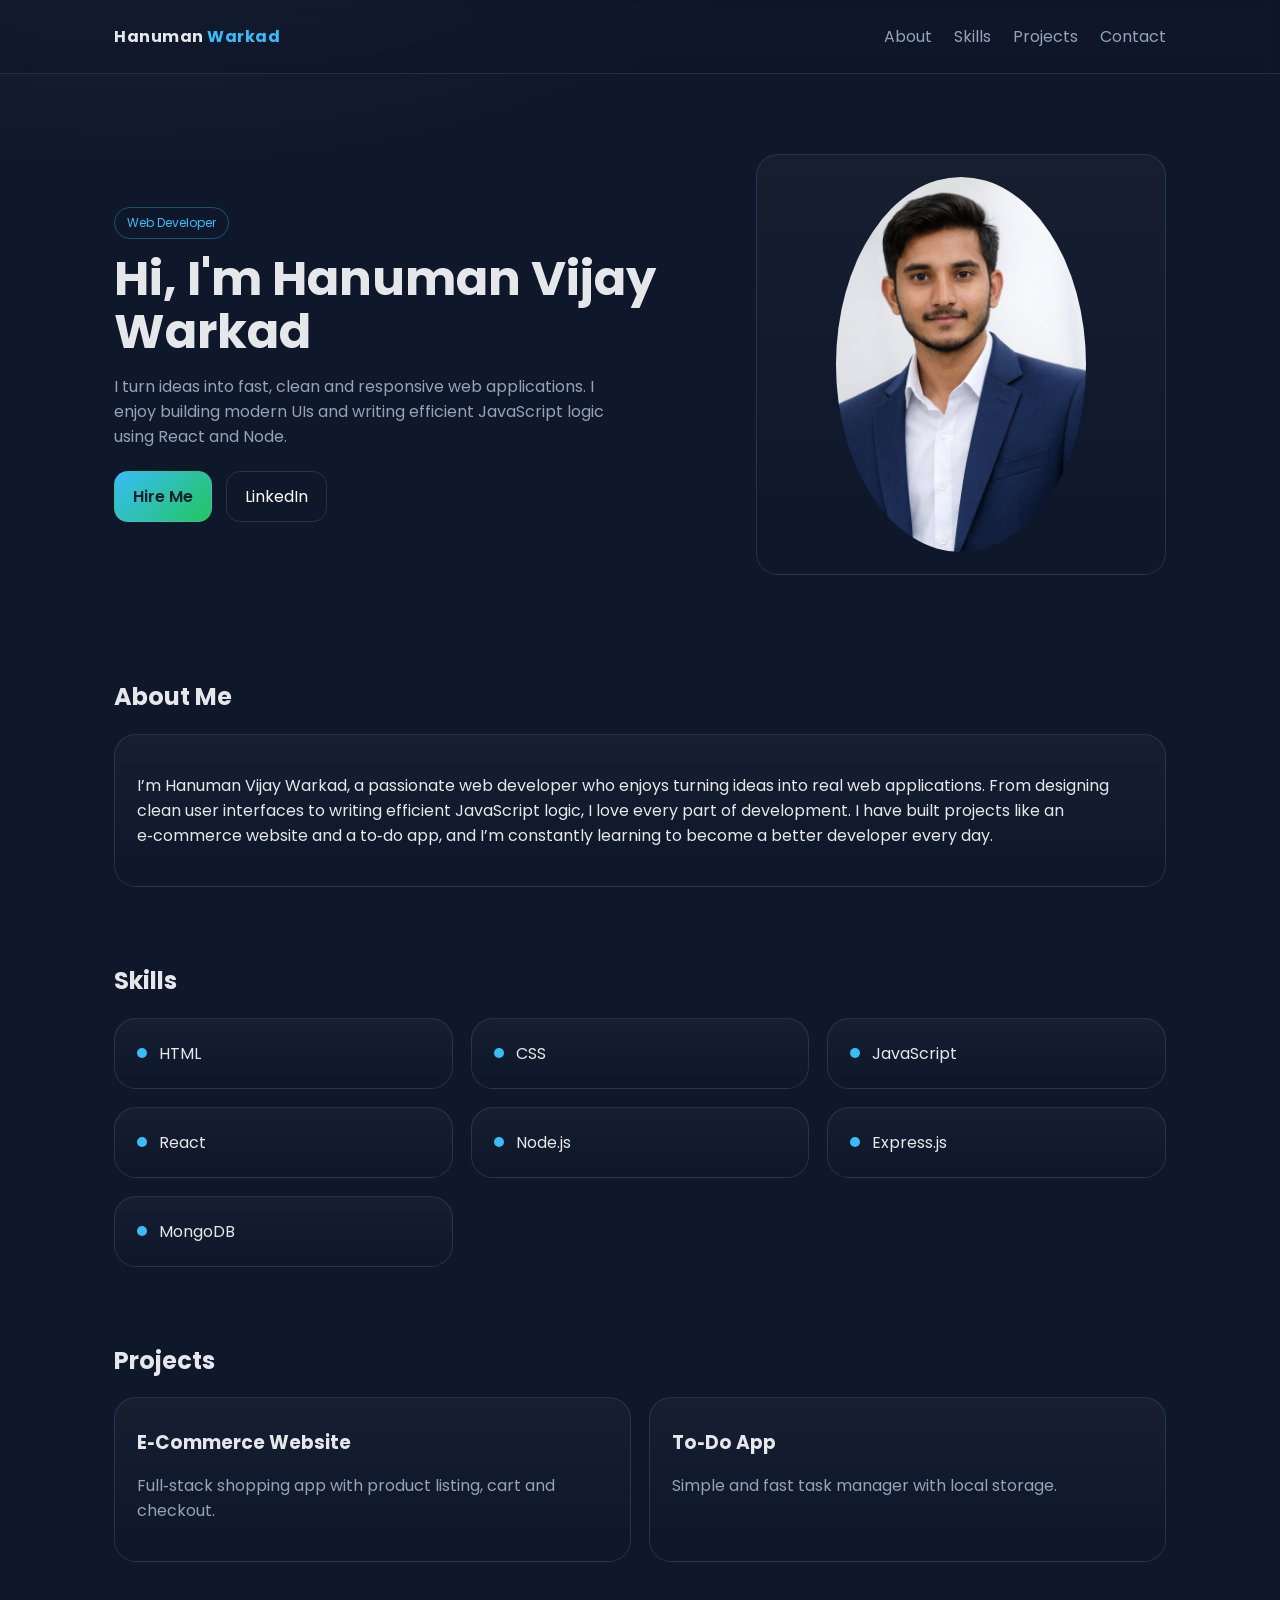
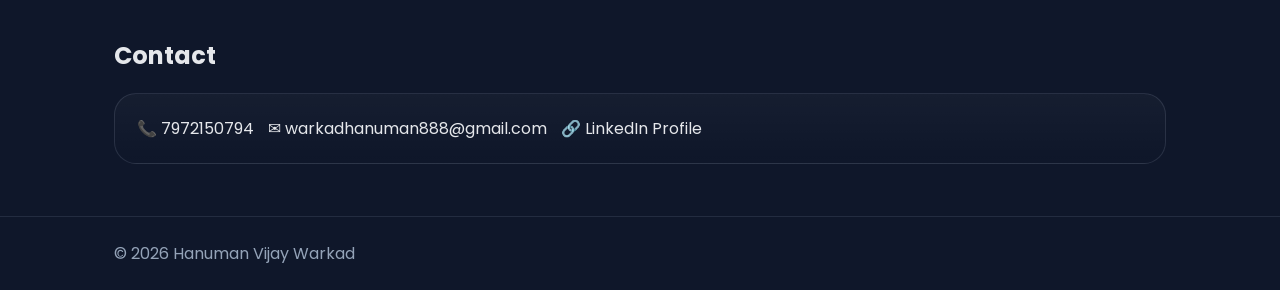
<file: index.html>
<!DOCTYPE html>
<html lang="en">
<head>
  <meta charset="UTF-8" />
  <meta name="viewport" content="width=device-width, initial-scale=1.0" />
  <title>Hanuman Vijay Warkad | Web Developer</title>
  <link rel="preconnect" href="https://fonts.googleapis.com">
  <link rel="preconnect" href="https://fonts.gstatic.com" crossorigin>
  <link href="https://fonts.googleapis.com/css2?family=Poppins:wght@300;400;500;600;700&display=swap" rel="stylesheet">
  <link rel="stylesheet" href="style.css">
</head>
<body>
  <header>
    <div class="container">
      <nav>
        <div class="logo">Hanuman <span>Warkad</span></div>
        <div class="navlinks">
          <a href="#about">About</a>
          <a href="#skills">Skills</a>
          <a href="#projects">Projects</a>
          <a href="#contact">Contact</a>
        </div>
      </nav>
    </div>
  </header>

  <main class="container">
    <section class="hero">
      <div>
        <span class="badge">Web Developer</span>
        <h1>Hi, I'm Hanuman Vijay Warkad</h1>
        <p class="lead">I turn ideas into fast, clean and responsive web applications. I enjoy building modern UIs and writing efficient JavaScript logic using React and Node.</p>
        <div class="cta">
          <a class="btn primary" href="#contact">Hire Me</a>
          <a class="btn ghost" href="https://www.linkedin.com/in/hanuman-warkad-21232b361/" target="_blank">LinkedIn</a>
        </div>
      </div>
      <div class="card">
        <div class="profile-img">
          <img src="./assets/hanuman image.jpeg" class="profile-img" alt="hanuman Image">



        </div>
      </div>
    </section>

    <section id="about">
      <h2>About Me</h2>
      <div class="card">
        <p>I’m Hanuman Vijay Warkad, a passionate web developer who enjoys turning ideas into real web applications. From designing clean user interfaces to writing efficient JavaScript logic, I love every part of development. I have built projects like an e‑commerce website and a to‑do app, and I’m constantly learning to become a better developer every day.</p>
      </div>
    </section>

    <section id="skills">
      <h2>Skills</h2>
      <div class="grid">
        <div class="card skill"><span class="dot"></span>HTML</div>
        <div class="card skill"><span class="dot"></span>CSS</div>
        <div class="card skill"><span class="dot"></span>JavaScript</div>
        <div class="card skill"><span class="dot"></span>React</div>
        <div class="card skill"><span class="dot"></span>Node.js</div>
        <div class="card skill"><span class="dot"></span>Express.js</div>
        <div class="card skill"><span class="dot"></span>MongoDB</div>
      </div>
    </section>

    <section id="projects">
      <h2>Projects</h2>
      <div class="grid projects">
        <div class="card project">
          <h3>E‑Commerce Website</h3>
          <p>Full‑stack shopping app with product listing, cart and checkout.</p>
        </div>
        <div class="card project">
          <h3>To‑Do App</h3>
          <p>Simple and fast task manager with local storage.</p>
        </div>
      </div>
    </section>

    <section id="contact">
      <h2>Contact</h2>
      <div class="card contact">
        <div>📞 7972150794</div>
        <div>✉️ warkadhanuman888@gmail.com</div>
        <div>🔗 <a href="https://www.linkedin.com/in/hanuman-warkad-21232b361/" target="_blank">LinkedIn Profile</a></div>
      </div>
    </section>
  </main>

  <footer>
    <div class="container">© 2026 Hanuman Vijay Warkad</div>
  </footer>
</body>
</html>
</file>
<file: style.css>
:root{
  --bg:#0f172a;          /* slate-900 */
  --card:#111827;        /* gray-900 */
  --muted:#94a3b8;       /* slate-400 */
  --text:#e5e7eb;        /* gray-200 */
  --brand:#38bdf8;       /* sky-400 */
  --accent:#22c55e;      /* green-500 */
}
*{box-sizing:border-box}
body{
  margin:0; font-family:Poppins,system-ui,Segoe UI,Roboto,Arial;
  color:var(--text); background:radial-gradient(1200px 600px at 10% -10%, #1e293b 0%, transparent 60%), var(--bg);
}
a{color:inherit; text-decoration:none}
.container{max-width:1100px; margin:auto; padding:24px}
header{
  position:sticky; top:0; backdrop-filter: blur(8px);
  background:rgba(15,23,42,.6); border-bottom:1px solid rgba(148,163,184,.15);
  z-index:50;
}
nav{display:flex; align-items:center; justify-content:space-between}
.logo{font-weight:700; letter-spacing:.5px}
.logo span{color:var(--brand)}
.navlinks a{margin-left:18px; color:var(--muted)}
.navlinks a:hover{color:white}

.hero{display:grid; grid-template-columns:1.2fr .8fr; gap:28px; align-items:center; padding:56px 0}
.badge{display:inline-block; padding:6px 12px; border:1px solid rgba(56,189,248,.35); color:var(--brand); border-radius:999px; font-size:12px}
h1{font-size:48px; line-height:1.1; margin:14px 0}
.lead{color:var(--muted); max-width:52ch}
.cta{margin-top:22px; display:flex; gap:14px}
.btn{padding:12px 18px; border-radius:14px; border:1px solid rgba(148,163,184,.2)}
.btn.primary{background:linear-gradient(135deg, #38bdf8, #22c55e); color:#06202e; font-weight:600}
.btn.ghost{color:white}

.card{background:linear-gradient(180deg, rgba(255,255,255,.03), rgba(255,255,255,.0)); border:1px solid rgba(148,163,184,.18); border-radius:22px; padding:22px}
.profile-img {
  width: 100%;
  max-width: 250px;   /* you can change size */
  height: auto;
  border-radius: 50%; /* optional for round image */
  display: block;
  margin: 0 auto;
}


section{padding:28px 0}
.grid{display:grid; grid-template-columns:repeat(3,1fr); gap:18px}
.skill{display:flex; align-items:center; gap:12px}
.dot{width:10px; height:10px; border-radius:50%; background:var(--brand)}

.projects{grid-template-columns:repeat(2,1fr)}
.project h3{margin:8px 0}
.project p{color:var(--muted)}

footer{border-top:1px solid rgba(148,163,184,.15); color:var(--muted)}
.contact{display:flex; flex-wrap:wrap; gap:14px}

@media (max-width:900px){
  .hero{grid-template-columns:1fr}
  h1{font-size:38px}
  .grid{grid-template-columns:1fr 1fr}
  .projects{grid-template-columns:1fr}
}
@media (max-width:520px){
  .grid{grid-template-columns:1fr}
  .navlinks{display:none}
}
</file>
